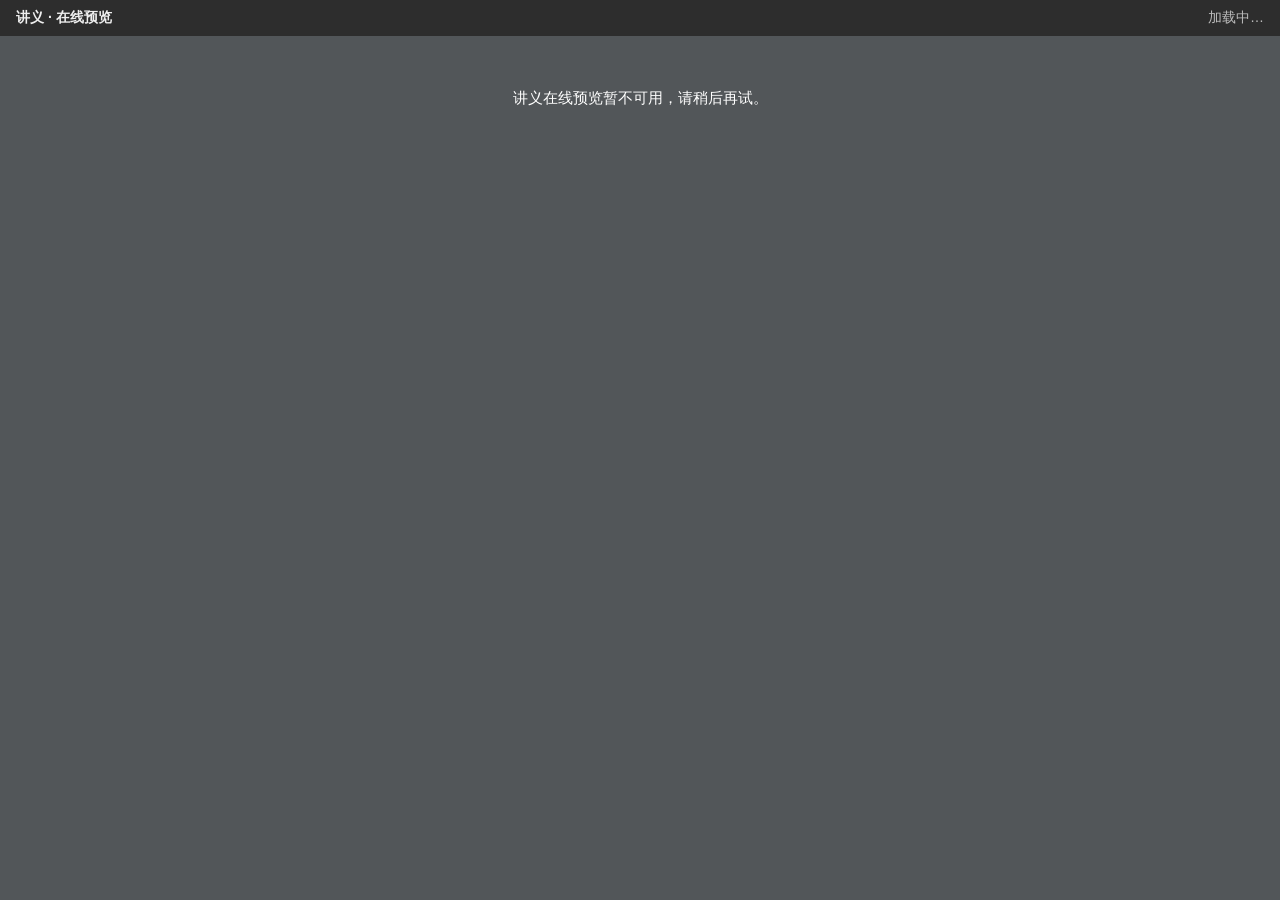
<file: pdf-viewer.html>
<!DOCTYPE html>
<html lang="zh-CN">
<head>
<meta charset="utf-8">
<meta name="viewport" content="width=device-width, initial-scale=1">
<title>讲义在线预览</title>
<style>
  html, body { margin: 0; padding: 0; background: #525659;
    font-family: -apple-system, BlinkMacSystemFont, "Microsoft YaHei", "PingFang SC", sans-serif; }
  #toolbar { position: sticky; top: 0; z-index: 10; display: flex; align-items: center;
    gap: 14px; padding: 9px 16px; background: #2d2d2d; color: #eee; font-size: 14px; }
  #title { flex: 1; font-weight: 600; white-space: nowrap; overflow: hidden; text-overflow: ellipsis; }
  #pages { color: #bbb; white-space: nowrap; }
  #container { padding: 18px; display: flex; flex-direction: column; align-items: center; gap: 14px; }
  canvas { background: #fff; box-shadow: 0 2px 10px rgba(0,0,0,.45);
    max-width: 100%; height: auto; }
  #loading, #err { padding: 48px 20px; text-align: center; color: #fff; font-size: 15px; line-height: 1.8; }
  #err { display: none; }
</style>
</head>
<body>
  <div id="toolbar">
    <span id="title">讲义在线预览</span>
    <span id="pages">加载中…</span>
  </div>
  <div id="loading">正在加载讲义…</div>
  <div id="err">讲义在线预览暂不可用，请稍后再试。</div>
  <div id="container"></div>

  <script src="pdfjs/pdf.js"></script>
  <script>
    pdfjsLib.GlobalWorkerOptions.workerSrc = 'pdfjs/pdf.worker.js';
    var params = new URLSearchParams(location.search);
    var file = params.get('file');
    var name = params.get('name') || '讲义';
    document.getElementById('title').textContent = name + ' · 在线预览';

    if (!file) {
      document.getElementById('loading').style.display = 'none';
      document.getElementById('err').style.display = 'block';
    } else {
      pdfjsLib.getDocument(file).promise.then(function (pdf) {
        document.getElementById('loading').style.display = 'none';
        document.getElementById('pages').textContent = '共 ' + pdf.numPages + ' 页';
        var container = document.getElementById('container');
        for (var i = 1; i <= pdf.numPages; i++) {
          (function (pageNum) {
            pdf.getPage(pageNum).then(function (page) {
              var viewport = page.getViewport({ scale: 1.4 });
              var canvas = document.createElement('canvas');
              var ctx = canvas.getContext('2d');
              canvas.width = viewport.width;
              canvas.height = viewport.height;
              canvas.style.width = Math.min(viewport.width, 1100) + 'px';
              container.appendChild(canvas);
              page.render({ canvasContext: ctx, viewport: viewport }).promise.catch(function (e) {
                console.error('render page', pageNum, e);
              });
            }).catch(function (e) { console.error('getPage', pageNum, e); });
          })(i);
        }
      }).catch(function (e) {
        console.error(e);
        document.getElementById('loading').style.display = 'none';
        document.getElementById('err').style.display = 'block';
      });
    }
  </script>
</body>
</html>
</file>
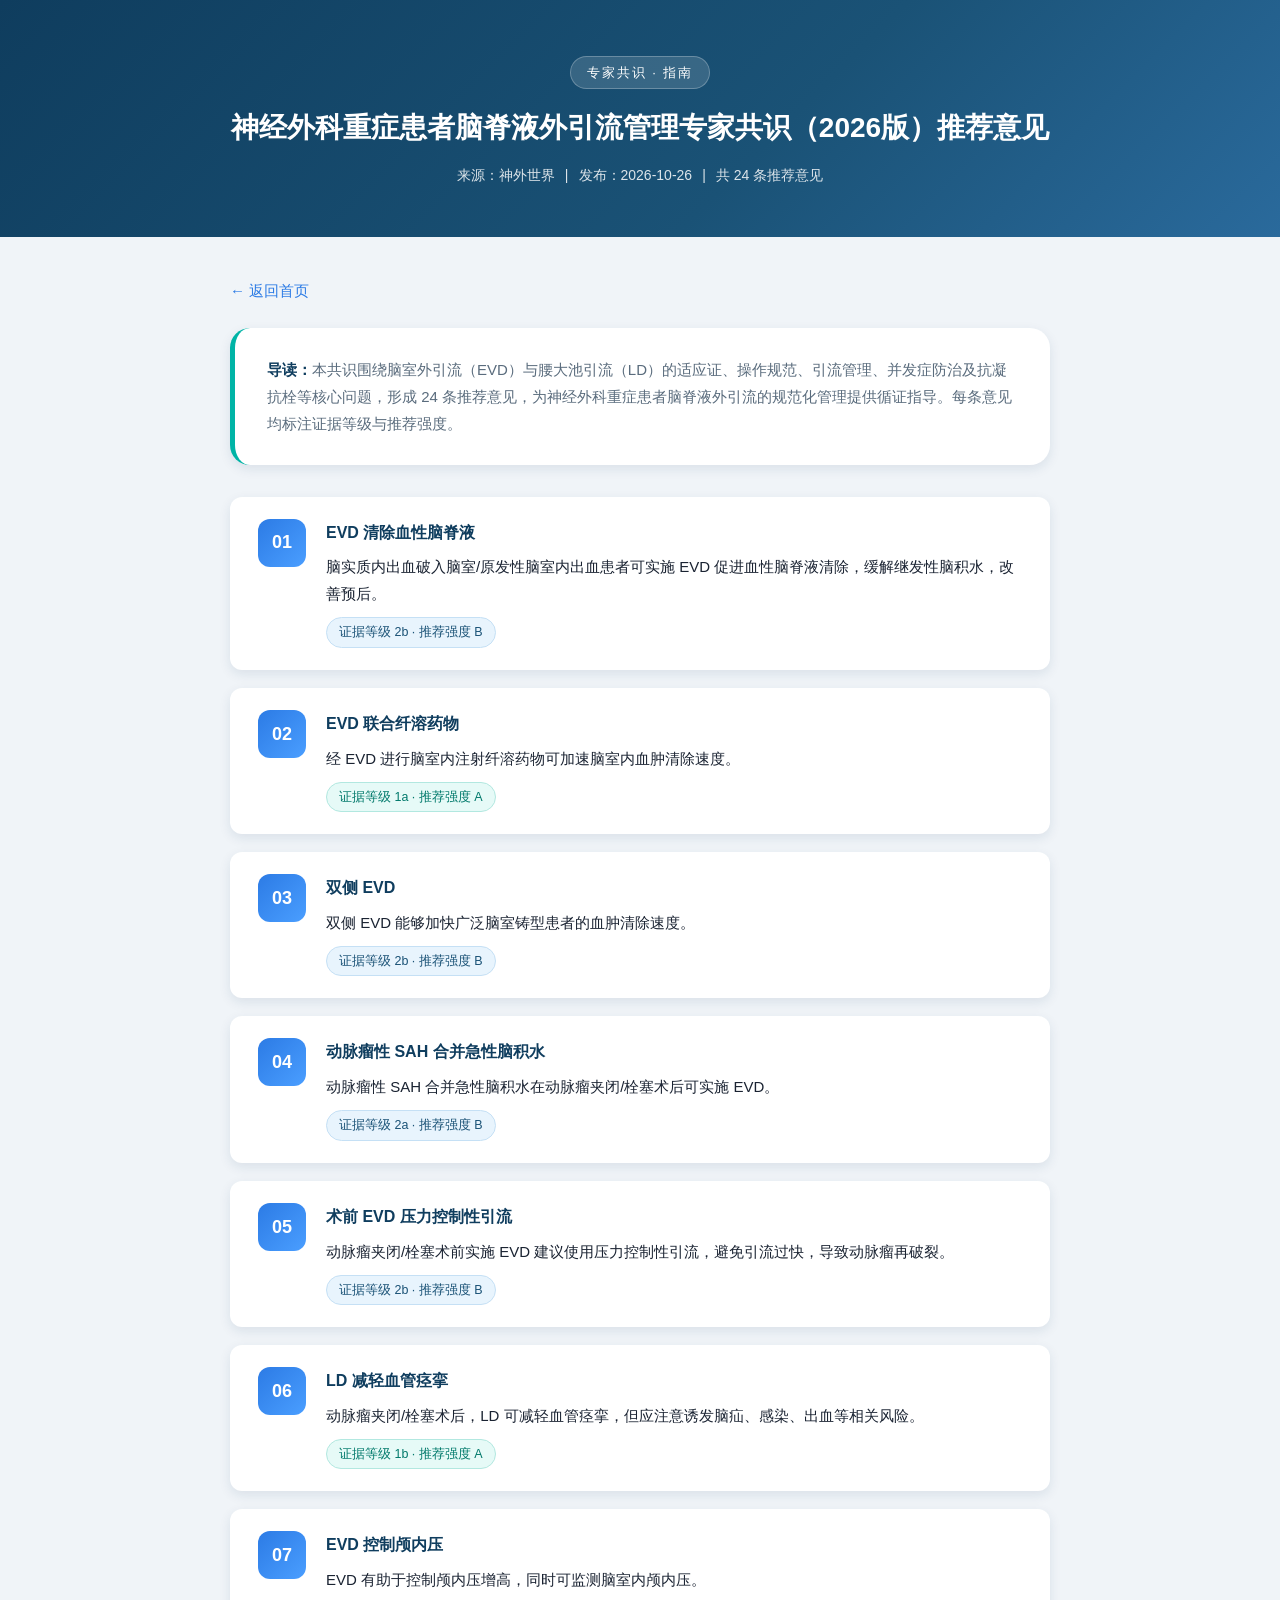
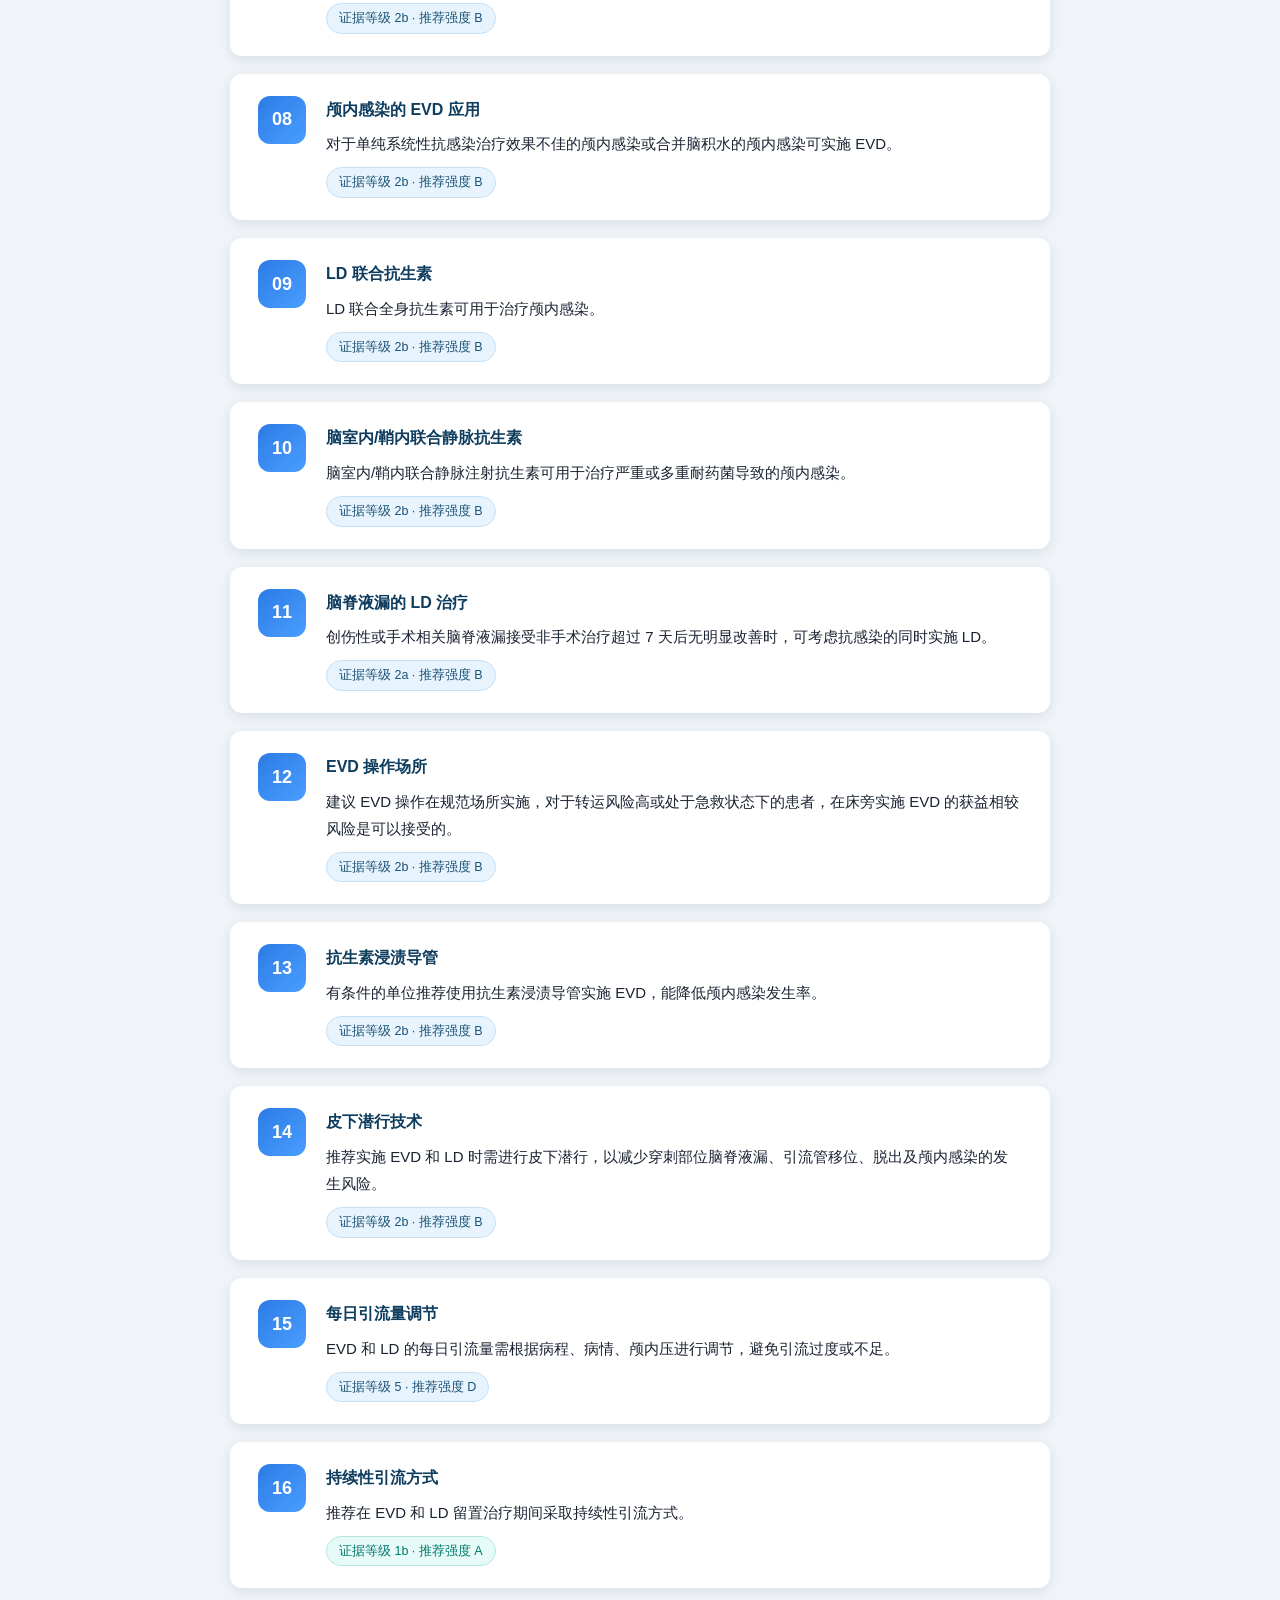
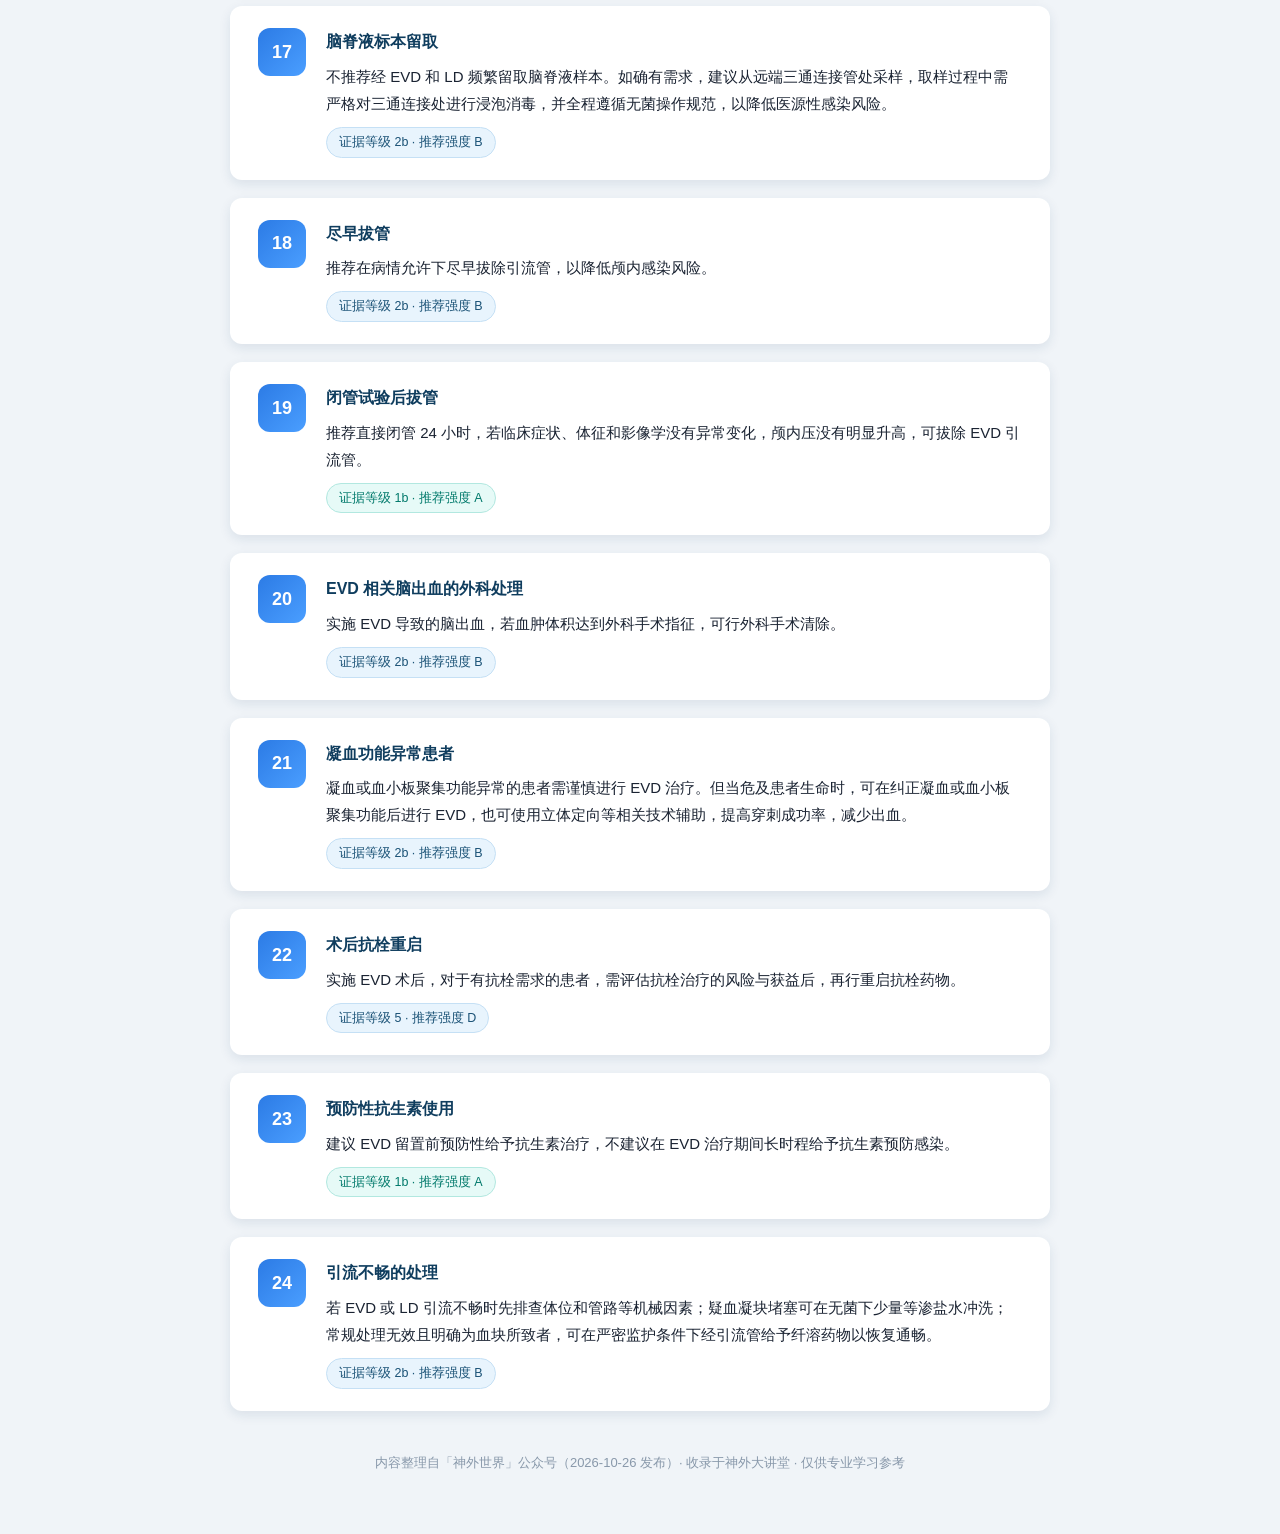
<file: lectures/neuro-consensus-csf-drainage-2026.html>
<!DOCTYPE html>
<html lang="zh-CN">
<head>
    <meta charset="UTF-8">
    <meta name="viewport" content="width=device-width, initial-scale=1.0">
    <meta name="description" content="神经外科重症患者脑脊液外引流管理专家共识（2026版）推荐意见全文">
    <title>脑脊液外引流管理专家共识（2026版） | NeuroPortal</title>
    <style>
        :root {
            --primary: #0f3d5e;
            --primary-light: #1a5276;
            --secondary: #2c7be5;
            --secondary-light: #4a9eff;
            --accent: #00b4a6;
            --bg: #f0f4f8;
            --surface: #ffffff;
            --text: #1a2332;
            --text-secondary: #5a6c7d;
            --text-light: #8898aa;
            --border: #dde4ec;
            --shadow-md: 0 4px 12px rgba(15, 61, 94, 0.1);
            --shadow-lg: 0 8px 30px rgba(15, 61, 94, 0.12);
            --radius-md: 12px;
            --radius-lg: 20px;
        }
        * { margin: 0; padding: 0; box-sizing: border-box; }
        body {
            font-family: "PingFang SC", "Microsoft YaHei", "Segoe UI", sans-serif;
            background: var(--bg);
            color: var(--text);
            line-height: 1.8;
        }
        .page-header {
            background: linear-gradient(135deg, var(--primary) 0%, var(--primary-light) 60%, #2a6a9c 100%);
            color: #fff;
            padding: 56px 20px 48px;
            text-align: center;
        }
        .page-header .badge {
            display: inline-block;
            background: rgba(255,255,255,0.14);
            border: 1px solid rgba(255,255,255,0.25);
            border-radius: 999px;
            padding: 4px 16px;
            font-size: 13px;
            letter-spacing: 2px;
            margin-bottom: 18px;
        }
        .page-header h1 { font-size: 28px; font-weight: 700; line-height: 1.5; max-width: 860px; margin: 0 auto 14px; }
        .page-header .meta { font-size: 14px; opacity: 0.85; }
        .page-header .meta span { margin: 0 10px; }
        .container { max-width: 860px; margin: 0 auto; padding: 40px 20px 60px; }
        .back-link {
            display: inline-flex; align-items: center; gap: 6px;
            color: var(--secondary); text-decoration: none; font-size: 15px;
            margin-bottom: 24px;
        }
        .back-link:hover { text-decoration: underline; }
        .intro-card {
            background: var(--surface);
            border-radius: var(--radius-lg);
            box-shadow: var(--shadow-md);
            padding: 28px 32px;
            margin-bottom: 32px;
            border-left: 5px solid var(--accent);
        }
        .intro-card p { color: var(--text-secondary); font-size: 15px; }
        .intro-card strong { color: var(--primary); }
        .rec-card {
            background: var(--surface);
            border-radius: var(--radius-md);
            box-shadow: var(--shadow-md);
            padding: 22px 28px;
            margin-bottom: 18px;
            display: flex;
            gap: 20px;
            transition: transform 0.2s ease, box-shadow 0.2s ease;
        }
        .rec-card:hover { transform: translateY(-2px); box-shadow: var(--shadow-lg); }
        .rec-num {
            flex: 0 0 auto;
            width: 48px; height: 48px;
            border-radius: 12px;
            background: linear-gradient(135deg, var(--secondary) 0%, var(--secondary-light) 100%);
            color: #fff;
            font-size: 18px; font-weight: 700;
            display: flex; align-items: center; justify-content: center;
        }
        .rec-body h3 { font-size: 16px; color: var(--primary); margin-bottom: 6px; }
        .rec-body p { font-size: 15px; color: var(--text); }
        .evidence {
            display: inline-block;
            margin-top: 10px;
            font-size: 12.5px;
            padding: 3px 12px;
            border-radius: 999px;
            background: #e8f4fd;
            color: #1a5276;
            border: 1px solid #c5e0f5;
        }
        .evidence.grade-a { background: #e6faf7; color: #00796b; border-color: #b2e8e0; }
        .footer-note {
            margin-top: 40px;
            text-align: center;
            font-size: 13px;
            color: var(--text-light);
        }
        @media (max-width: 640px) {
            .page-header h1 { font-size: 21px; }
            .rec-card { flex-direction: column; gap: 12px; padding: 18px 20px; }
        }
    </style>
</head>
<body>
    <header class="page-header">
        <div class="badge">专家共识 · 指南</div>
        <h1>神经外科重症患者脑脊液外引流管理专家共识（2026版）推荐意见</h1>
        <div class="meta">
            <span>来源：神外世界</span>|<span>发布：2026-10-26</span>|<span>共 24 条推荐意见</span>
        </div>
    </header>

    <main class="container">
        <a class="back-link" href="https://cenbo2023-ui.github.io/">← 返回首页</a>

        <div class="intro-card">
            <p><strong>导读：</strong>本共识围绕脑室外引流（EVD）与腰大池引流（LD）的适应证、操作规范、引流管理、并发症防治及抗凝抗栓等核心问题，形成 24 条推荐意见，为神经外科重症患者脑脊液外引流的规范化管理提供循证指导。每条意见均标注证据等级与推荐强度。</p>
        </div>

        <div class="rec-card"><div class="rec-num">01</div><div class="rec-body"><h3>EVD 清除血性脑脊液</h3><p>脑实质内出血破入脑室/原发性脑室内出血患者可实施 EVD 促进血性脑脊液清除，缓解继发性脑积水，改善预后。</p><span class="evidence">证据等级 2b · 推荐强度 B</span></div></div>
        <div class="rec-card"><div class="rec-num">02</div><div class="rec-body"><h3>EVD 联合纤溶药物</h3><p>经 EVD 进行脑室内注射纤溶药物可加速脑室内血肿清除速度。</p><span class="evidence grade-a">证据等级 1a · 推荐强度 A</span></div></div>
        <div class="rec-card"><div class="rec-num">03</div><div class="rec-body"><h3>双侧 EVD</h3><p>双侧 EVD 能够加快广泛脑室铸型患者的血肿清除速度。</p><span class="evidence">证据等级 2b · 推荐强度 B</span></div></div>
        <div class="rec-card"><div class="rec-num">04</div><div class="rec-body"><h3>动脉瘤性 SAH 合并急性脑积水</h3><p>动脉瘤性 SAH 合并急性脑积水在动脉瘤夹闭/栓塞术后可实施 EVD。</p><span class="evidence">证据等级 2a · 推荐强度 B</span></div></div>
        <div class="rec-card"><div class="rec-num">05</div><div class="rec-body"><h3>术前 EVD 压力控制性引流</h3><p>动脉瘤夹闭/栓塞术前实施 EVD 建议使用压力控制性引流，避免引流过快，导致动脉瘤再破裂。</p><span class="evidence">证据等级 2b · 推荐强度 B</span></div></div>
        <div class="rec-card"><div class="rec-num">06</div><div class="rec-body"><h3>LD 减轻血管痉挛</h3><p>动脉瘤夹闭/栓塞术后，LD 可减轻血管痉挛，但应注意诱发脑疝、感染、出血等相关风险。</p><span class="evidence grade-a">证据等级 1b · 推荐强度 A</span></div></div>
        <div class="rec-card"><div class="rec-num">07</div><div class="rec-body"><h3>EVD 控制颅内压</h3><p>EVD 有助于控制颅内压增高，同时可监测脑室内颅内压。</p><span class="evidence">证据等级 2b · 推荐强度 B</span></div></div>
        <div class="rec-card"><div class="rec-num">08</div><div class="rec-body"><h3>颅内感染的 EVD 应用</h3><p>对于单纯系统性抗感染治疗效果不佳的颅内感染或合并脑积水的颅内感染可实施 EVD。</p><span class="evidence">证据等级 2b · 推荐强度 B</span></div></div>
        <div class="rec-card"><div class="rec-num">09</div><div class="rec-body"><h3>LD 联合抗生素</h3><p>LD 联合全身抗生素可用于治疗颅内感染。</p><span class="evidence">证据等级 2b · 推荐强度 B</span></div></div>
        <div class="rec-card"><div class="rec-num">10</div><div class="rec-body"><h3>脑室内/鞘内联合静脉抗生素</h3><p>脑室内/鞘内联合静脉注射抗生素可用于治疗严重或多重耐药菌导致的颅内感染。</p><span class="evidence">证据等级 2b · 推荐强度 B</span></div></div>
        <div class="rec-card"><div class="rec-num">11</div><div class="rec-body"><h3>脑脊液漏的 LD 治疗</h3><p>创伤性或手术相关脑脊液漏接受非手术治疗超过 7 天后无明显改善时，可考虑抗感染的同时实施 LD。</p><span class="evidence">证据等级 2a · 推荐强度 B</span></div></div>
        <div class="rec-card"><div class="rec-num">12</div><div class="rec-body"><h3>EVD 操作场所</h3><p>建议 EVD 操作在规范场所实施，对于转运风险高或处于急救状态下的患者，在床旁实施 EVD 的获益相较风险是可以接受的。</p><span class="evidence">证据等级 2b · 推荐强度 B</span></div></div>
        <div class="rec-card"><div class="rec-num">13</div><div class="rec-body"><h3>抗生素浸渍导管</h3><p>有条件的单位推荐使用抗生素浸渍导管实施 EVD，能降低颅内感染发生率。</p><span class="evidence">证据等级 2b · 推荐强度 B</span></div></div>
        <div class="rec-card"><div class="rec-num">14</div><div class="rec-body"><h3>皮下潜行技术</h3><p>推荐实施 EVD 和 LD 时需进行皮下潜行，以减少穿刺部位脑脊液漏、引流管移位、脱出及颅内感染的发生风险。</p><span class="evidence">证据等级 2b · 推荐强度 B</span></div></div>
        <div class="rec-card"><div class="rec-num">15</div><div class="rec-body"><h3>每日引流量调节</h3><p>EVD 和 LD 的每日引流量需根据病程、病情、颅内压进行调节，避免引流过度或不足。</p><span class="evidence">证据等级 5 · 推荐强度 D</span></div></div>
        <div class="rec-card"><div class="rec-num">16</div><div class="rec-body"><h3>持续性引流方式</h3><p>推荐在 EVD 和 LD 留置治疗期间采取持续性引流方式。</p><span class="evidence grade-a">证据等级 1b · 推荐强度 A</span></div></div>
        <div class="rec-card"><div class="rec-num">17</div><div class="rec-body"><h3>脑脊液标本留取</h3><p>不推荐经 EVD 和 LD 频繁留取脑脊液样本。如确有需求，建议从远端三通连接管处采样，取样过程中需严格对三通连接处进行浸泡消毒，并全程遵循无菌操作规范，以降低医源性感染风险。</p><span class="evidence">证据等级 2b · 推荐强度 B</span></div></div>
        <div class="rec-card"><div class="rec-num">18</div><div class="rec-body"><h3>尽早拔管</h3><p>推荐在病情允许下尽早拔除引流管，以降低颅内感染风险。</p><span class="evidence">证据等级 2b · 推荐强度 B</span></div></div>
        <div class="rec-card"><div class="rec-num">19</div><div class="rec-body"><h3>闭管试验后拔管</h3><p>推荐直接闭管 24 小时，若临床症状、体征和影像学没有异常变化，颅内压没有明显升高，可拔除 EVD 引流管。</p><span class="evidence grade-a">证据等级 1b · 推荐强度 A</span></div></div>
        <div class="rec-card"><div class="rec-num">20</div><div class="rec-body"><h3>EVD 相关脑出血的外科处理</h3><p>实施 EVD 导致的脑出血，若血肿体积达到外科手术指征，可行外科手术清除。</p><span class="evidence">证据等级 2b · 推荐强度 B</span></div></div>
        <div class="rec-card"><div class="rec-num">21</div><div class="rec-body"><h3>凝血功能异常患者</h3><p>凝血或血小板聚集功能异常的患者需谨慎进行 EVD 治疗。但当危及患者生命时，可在纠正凝血或血小板聚集功能后进行 EVD，也可使用立体定向等相关技术辅助，提高穿刺成功率，减少出血。</p><span class="evidence">证据等级 2b · 推荐强度 B</span></div></div>
        <div class="rec-card"><div class="rec-num">22</div><div class="rec-body"><h3>术后抗栓重启</h3><p>实施 EVD 术后，对于有抗栓需求的患者，需评估抗栓治疗的风险与获益后，再行重启抗栓药物。</p><span class="evidence">证据等级 5 · 推荐强度 D</span></div></div>
        <div class="rec-card"><div class="rec-num">23</div><div class="rec-body"><h3>预防性抗生素使用</h3><p>建议 EVD 留置前预防性给予抗生素治疗，不建议在 EVD 治疗期间长时程给予抗生素预防感染。</p><span class="evidence grade-a">证据等级 1b · 推荐强度 A</span></div></div>
        <div class="rec-card"><div class="rec-num">24</div><div class="rec-body"><h3>引流不畅的处理</h3><p>若 EVD 或 LD 引流不畅时先排查体位和管路等机械因素；疑血凝块堵塞可在无菌下少量等渗盐水冲洗；常规处理无效且明确为血块所致者，可在严密监护条件下经引流管给予纤溶药物以恢复通畅。</p><span class="evidence">证据等级 2b · 推荐强度 B</span></div></div>

        <p class="footer-note">内容整理自「神外世界」公众号（2026-10-26 发布）· 收录于神外大讲堂 · 仅供专业学习参考</p>
    </main>
</body>
</html>
</file>
